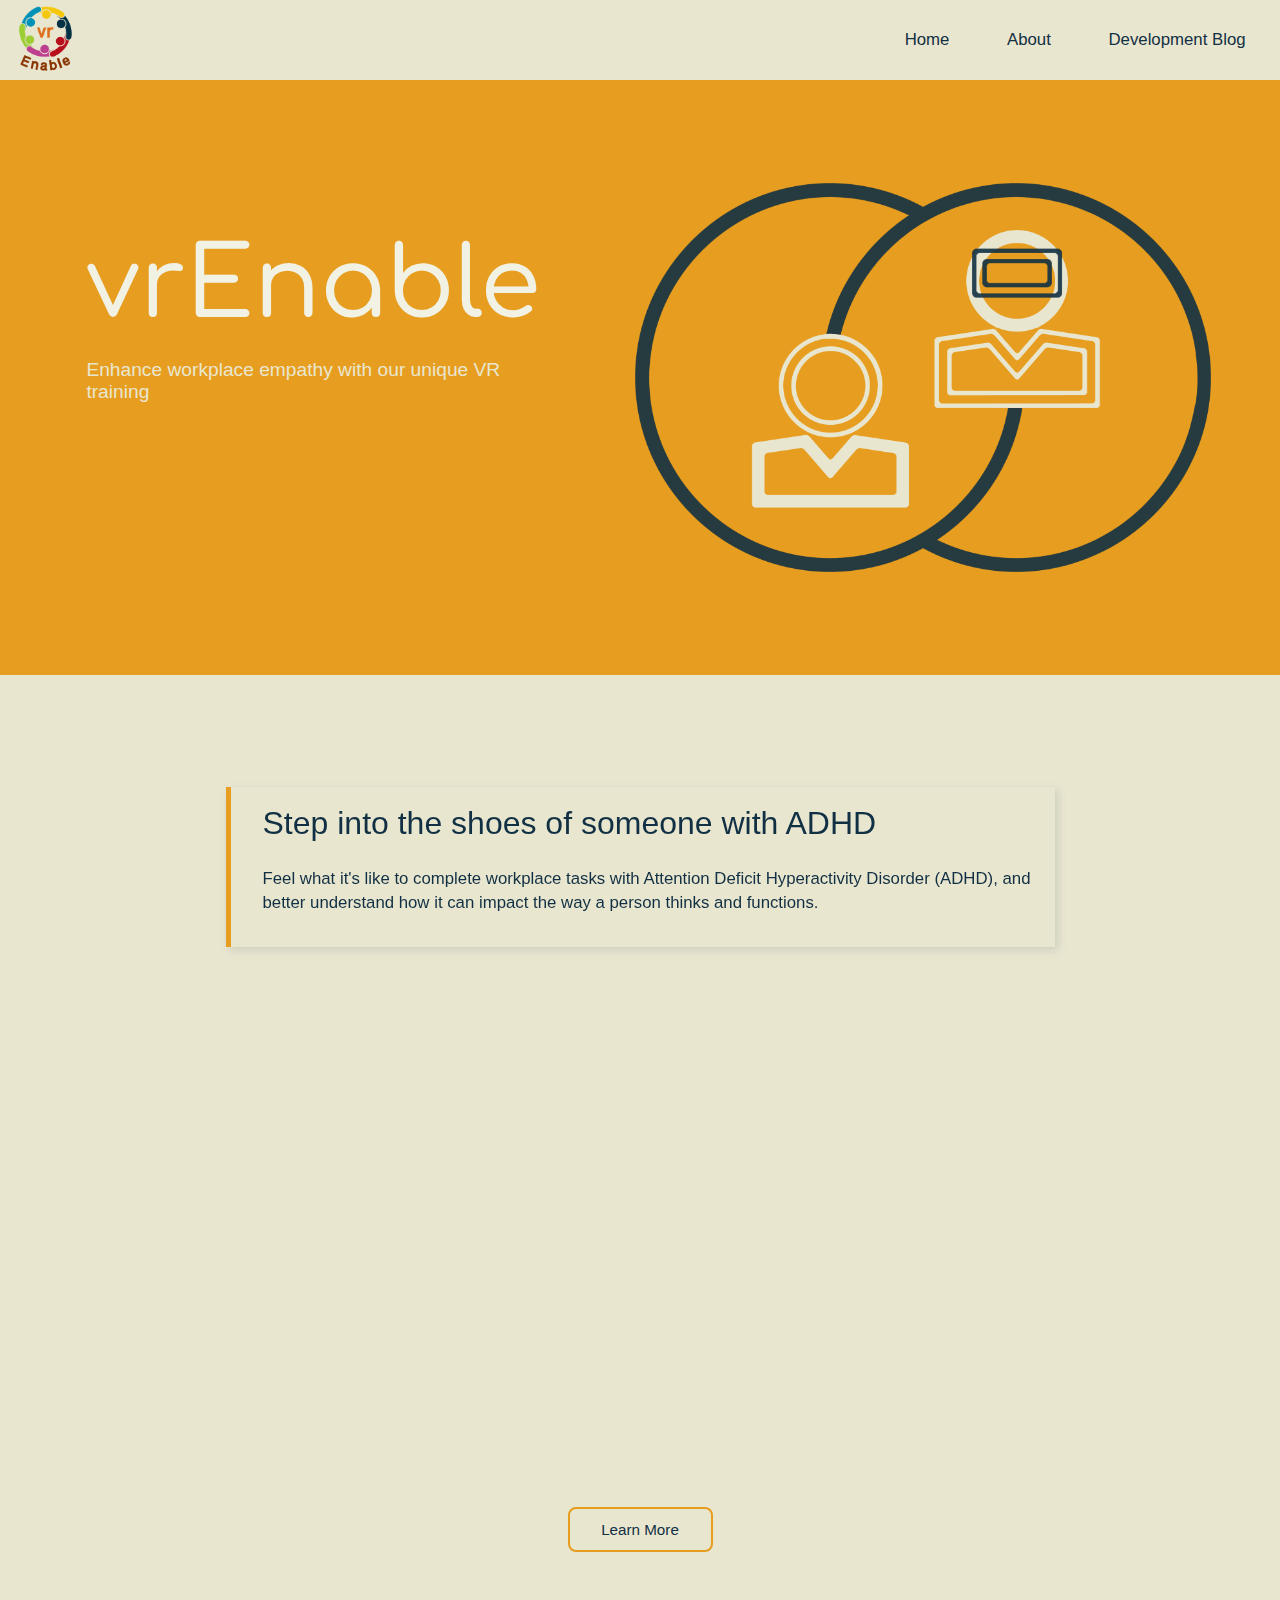
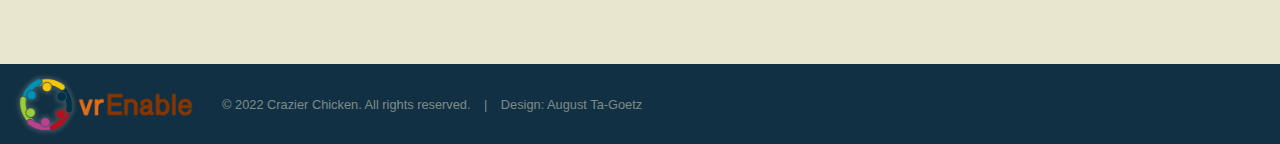
<file: index.html>
<html>
    <head>
        <title>vrEnable</title>
        <link rel="stylesheet" href="style.css">
        <link rel="stylesheet" href="https://fonts.googleapis.com/css2?family=Comfortaa:wght@500&display=swap">
    </head>
    <body>
        <div id="header">
            <a target href="index.html"><img src="images/logos/vrEnable_Logo.png" alt="" height="100%"></a>
            <div class="justify-content-end">
                <ul class="flex-row" style="display: flex; list-style: none;">
                    <li class="header-tab"><a target href="index.html">Home</a></li>
                    <li class="header-tab"><a target href="about.html">About</a></li>
                    <li class="header-tab"><a target href="devblog.html">Development Blog</a></li>
                </ul>
            </div>
        </div> <!-- /header -->

        <div id="content">
            <div id="section-1">
                <div>
                    <div id="title" style="font-size: 6.1rem!important;">
                        vrEnable
                    </div>
                    <div id="catch-line">
                        Enhance workplace empathy with our unique VR training
                    </div>
                </div>
                <img src="images/index-graphic.png" alt="" height="auto">
            </div>
            <div id="section-2">
                <div class="floating-box">
                    <div style="font-size: 2rem; margin-bottom: 1em;">Step into the shoes of someone with ADHD</div>
                    <div>Feel what it's like to complete workplace tasks with Attention Deficit Hyperactivity Disorder (ADHD), and better understand how it can impact the way a person thinks and functions.</div>
                </div>
                <!-- <div style="text-align: center; margin-top: 6rem; margin-bottom: 6rem;">Youtube trailer video here</div> -->
                <div style="margin: 4rem auto; width: 60%; height: 33.75vw;">
                    <iframe width="100%" height="100%" src="https://www.youtube.com/embed/dOHusIkNf1Y" title="YouTube video player" frameborder="0" allow="accelerometer; clipboard-write; encrypted-media; gyroscope; picture-in-picture; web-share" allowfullscreen></iframe>
                </div>
                <button onclick="window.location.href='about.html';">Learn More</button>
            </div>
        </div> <!-- /content -->

        <div id="footer">
            <a target href="index.html"><img src="images/logos/vrEnable_Logo_Wide_wDrop.png" alt="" height="100%"></a>
            <div id="copyright">&copy; 2022 Crazier Chicken. All rights reserved. &ensp; | &ensp; Design: August Ta-Goetz</div>
        </div> <!-- /footer -->
    </body>
</html>
</file>
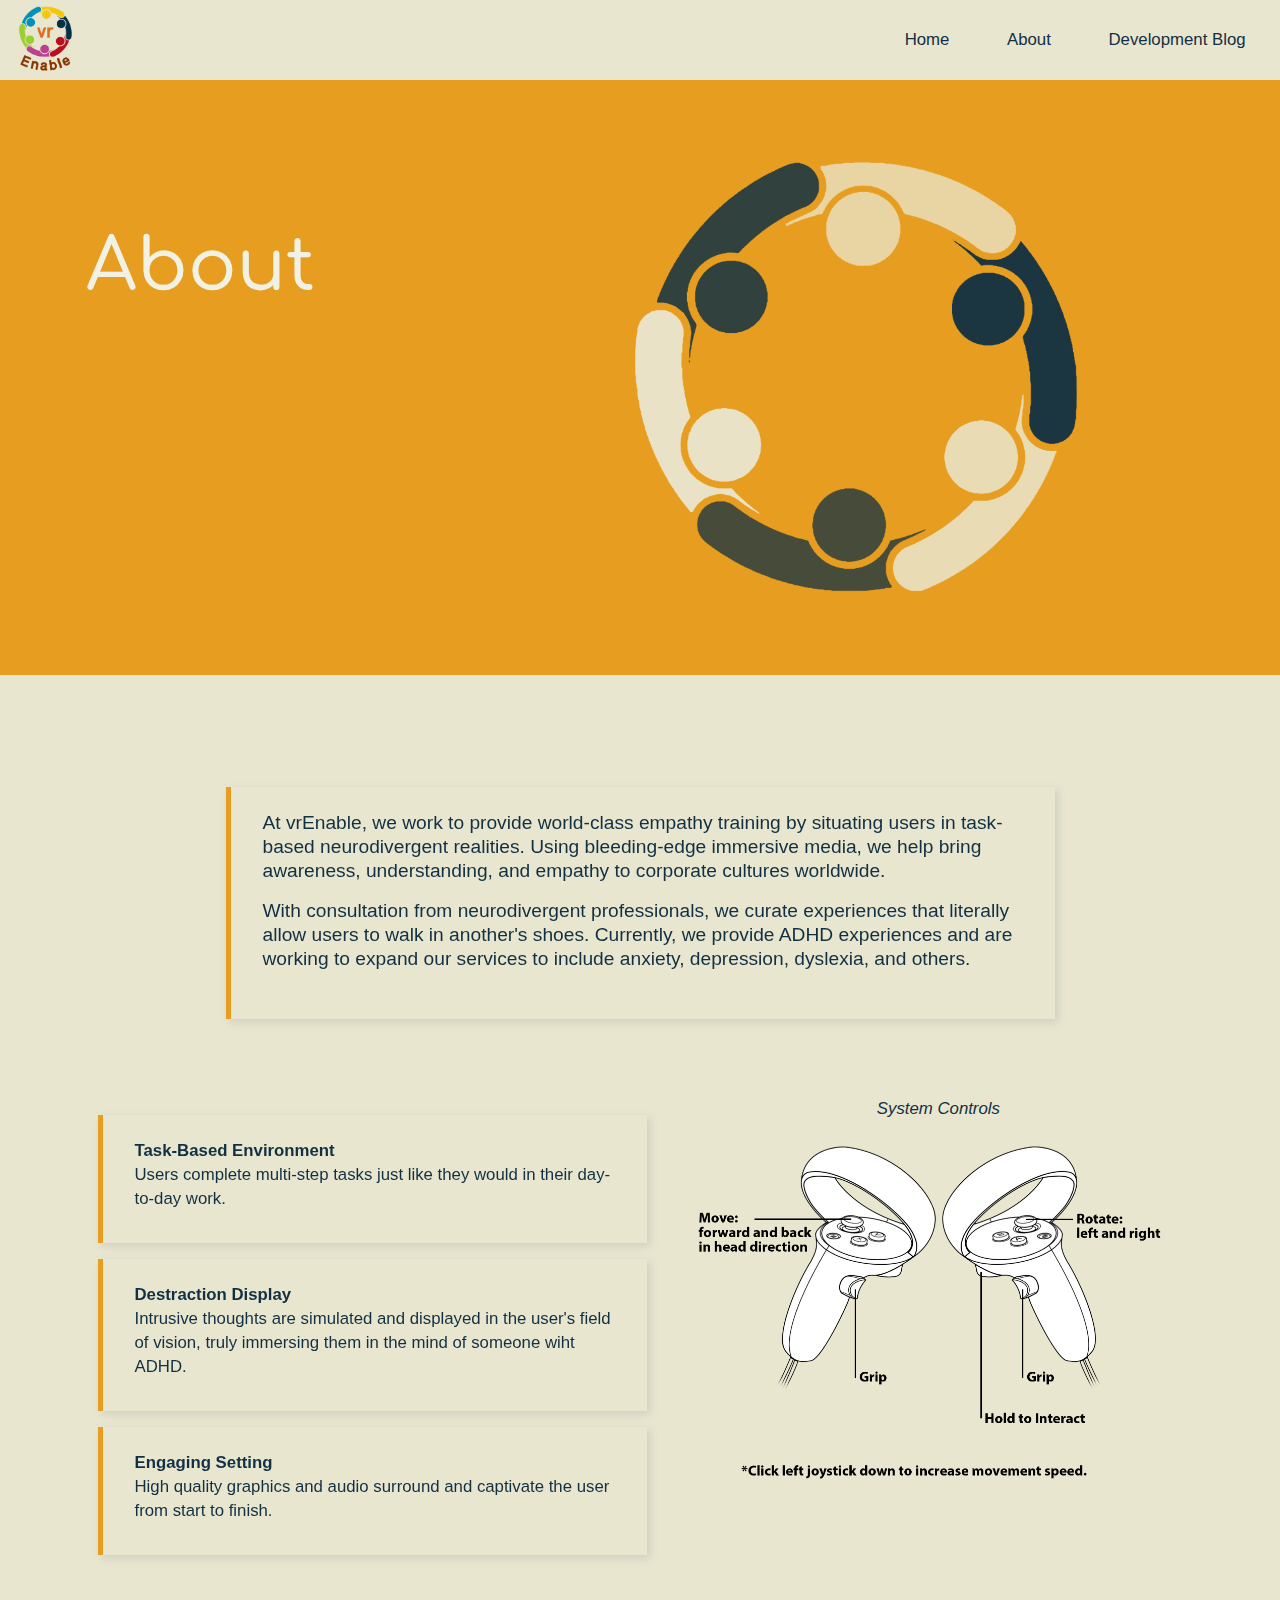
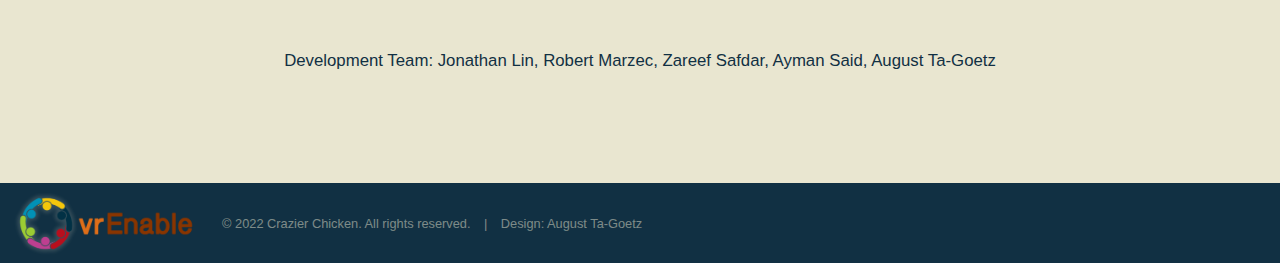
<file: about.html>
<html>
    <head>
        <title>vrEnable - About</title>
        <link rel="stylesheet" href="style.css">
        <link rel="stylesheet" href="https://fonts.googleapis.com/css2?family=Comfortaa:wght@500&display=swap">
    </head>
    <body>
        <div id="header">
            <a target href="index.html"><img src="images/logos/vrEnable_Logo.png" alt="" height="100%"></a>
            <div class="justify-content-end">
                <ul class="flex-row" style="display: flex; list-style: none;">
                    <li class="header-tab"><a target href="index.html">Home</a></li>
                    <li class="header-tab"><a target href="about.html">About</a></li>
                    <li class="header-tab"><a target href="devblog.html">Development Blog</a></li>
                </ul>
            </div>
        </div> <!-- /header -->

        <div id="content">
            <div id="section-1">
                <div>
                    <div id="title">
                        About
                    </div>
                    <!-- <div id="catch-line">
                        Enhance workplace empathy with our unique VR training
                    </div> -->
                </div>
                <img src="images/about-graphic.png" alt="" height="auto">
            </div>
            <div id="section-2">
                <div class="floating-box" style="font-size: 1.2rem;">
                    <div style="margin-bottom: 1rem;">At vrEnable, we work to provide world-class empathy training by situating users in task-based neurodivergent realities.  Using bleeding-edge immersive media, we help bring awareness, understanding, and empathy to corporate cultures worldwide.</div>
                    <div style="margin-bottom: 1rem;">With consultation from neurodivergent professionals, we curate experiences that literally allow users to walk in another's shoes.  Currently, we provide ADHD experiences and are working to expand our services to include anxiety, depression, dyslexia, and others.</div>
                </div>
                <div id="details">
                    <div class="features-list" style="width: 45%;">
                        <div class="floating-box">
                            <b>Task-Based Environment</b><br>
                            Users complete multi-step tasks just like they would in their day-to-day work.
                        </div>
                        <div class="floating-box">
                            <b>Destraction Display</b><br>
                            Intrusive thoughts are simulated and displayed in the user's field of vision, truly immersing them in the mind of someone wiht ADHD.
                        </div>
                        <div class="floating-box">
                            <b>Engaging Setting</b><br>
                            High quality graphics and audio surround and captivate the user from start to finish.
                        </div>
                    </div>
                    <div style="width: 45%; margin-left: 10%; text-align: center;">
                        <i>System Controls</i><br>
                        <img style="margin-top: 1.5rem;" src="images/vrEnable_Button_Mapping.png" alt="" width="100%">
                    </div>
                </div>
                <div style="text-align: center; margin-top: 5rem;" onclick="window.location.href='easteregg.html';">
                    Development Team: Jonathan Lin, Robert Marzec, Zareef Safdar, Ayman Said, August Ta-Goetz
                </div>
            </div>
        </div> <!-- /content -->

        <div id="footer">
            <a target href="index.html"><img src="images/logos/vrEnable_Logo_Wide_wDrop.png" alt="" height="100%"></a>
            <div id="copyright">&copy; 2022 Crazier Chicken. All rights reserved. &ensp; | &ensp; Design: August Ta-Goetz</div>
        </div> <!-- /footer -->
    </body>
</html>
</file>
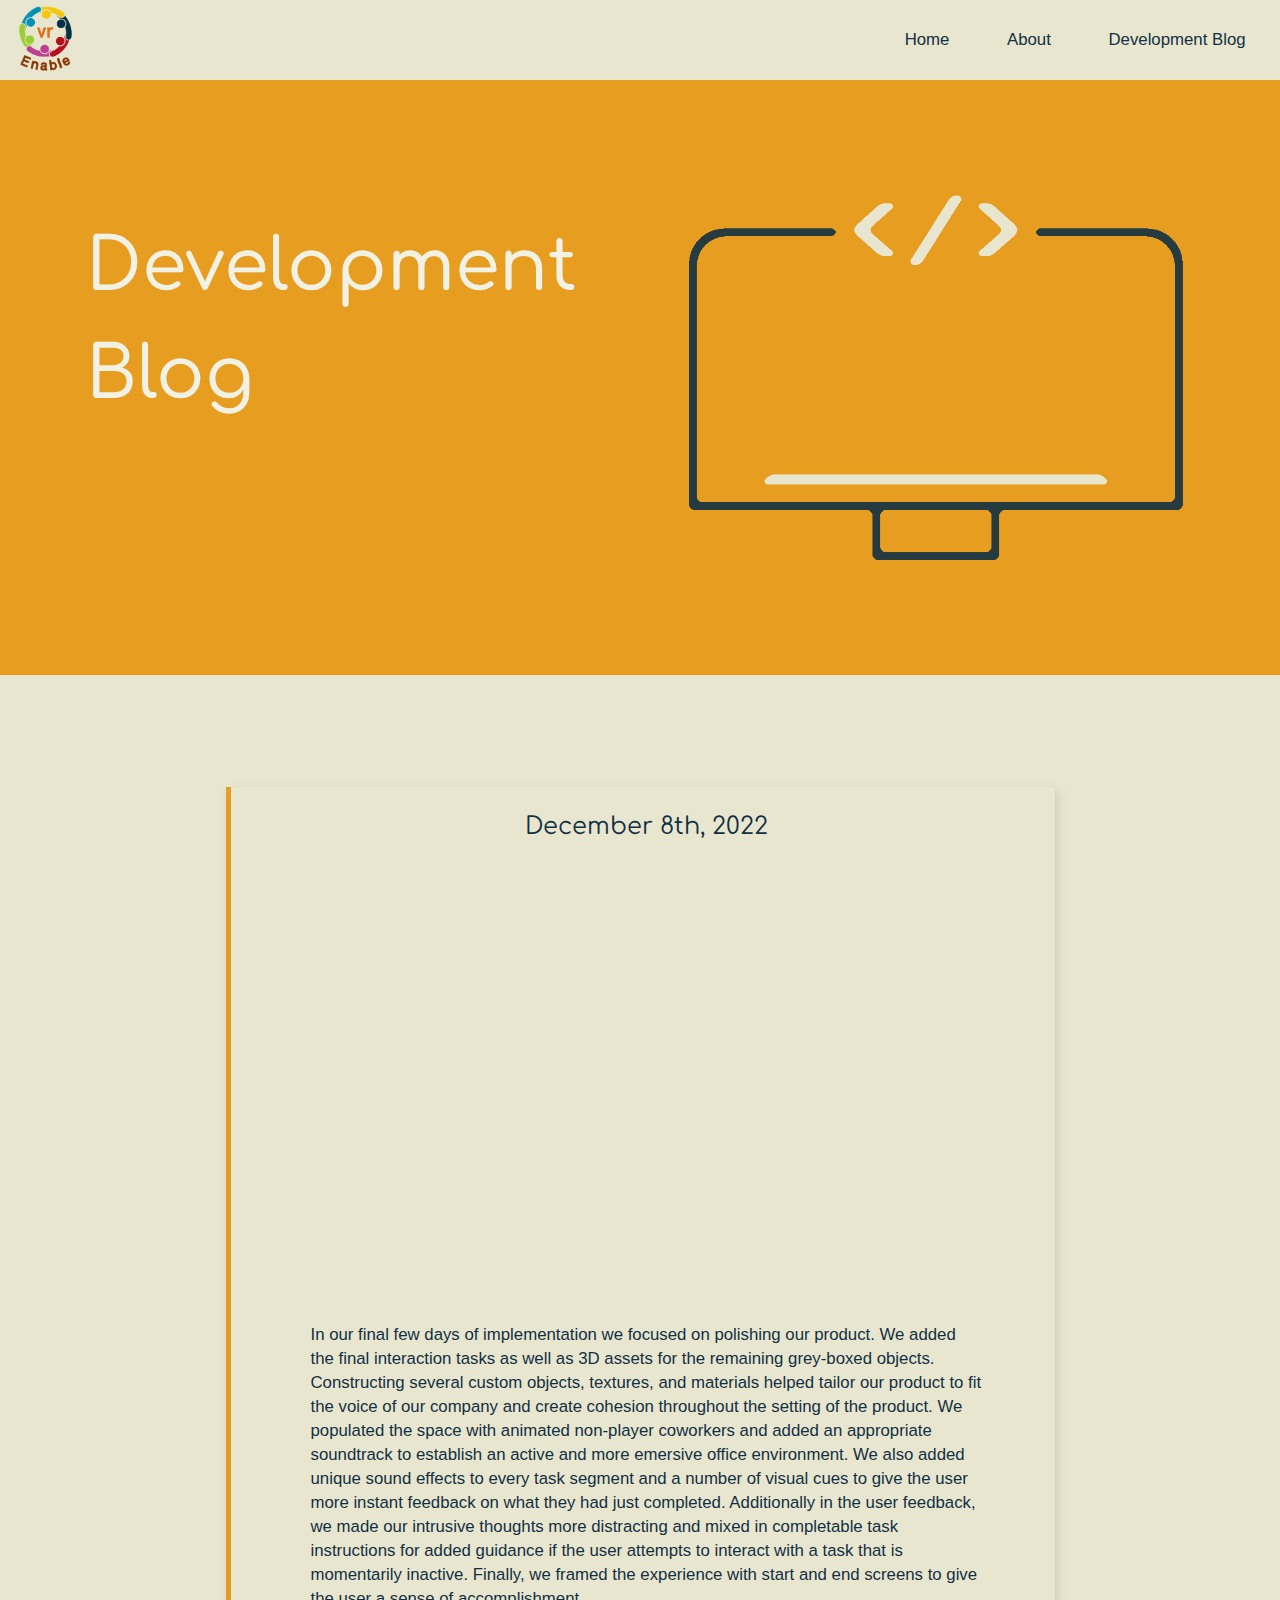
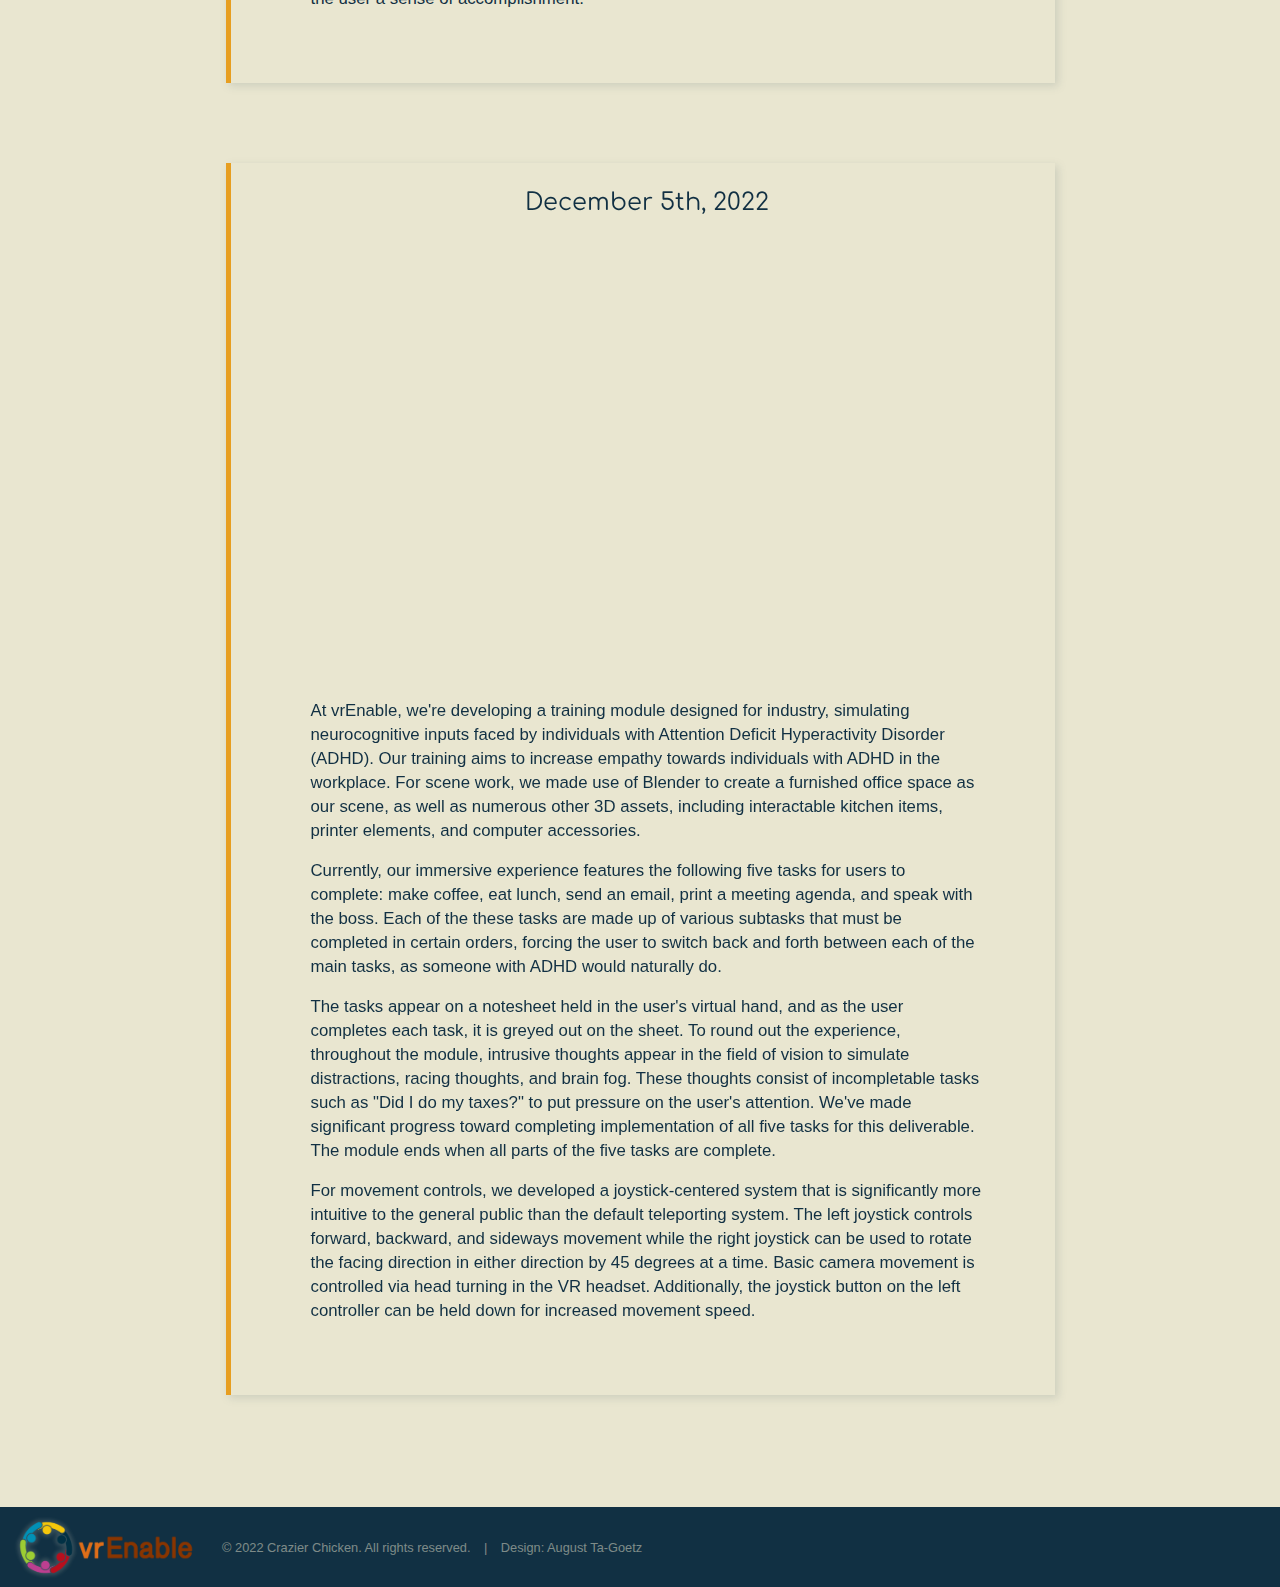
<file: devblog.html>
<html>
    <head>
        <title>vrEnable - Development Blog</title>
        <link rel="stylesheet" href="style.css">
        <link rel="stylesheet" href="https://fonts.googleapis.com/css2?family=Comfortaa:wght@500&display=swap">
    </head>
    <body>
        <div id="header">
            <a target href="index.html"><img src="images/logos/vrEnable_Logo.png" alt="" height="100%"></a>
            <div class="justify-content-end">
                <ul class="flex-row" style="display: flex; list-style: none;">
                    <li class="header-tab"><a target href="index.html">Home</a></li>
                    <li class="header-tab"><a target href="about.html">About</a></li>
                    <li class="header-tab"><a target href="devblog.html">Development Blog</a></li>
                </ul>
            </div>
        </div> <!-- /header -->

        <div id="content">
            <div id="section-1">
                <div>
                    <div id="title">
                        Development Blog
                    </div>
                    <!-- <div id="catch-line">
                        Enhance workplace empathy with our unique VR training
                    </div> -->
                </div>
                <img src="images/devblog-graphic.png" alt="" height="auto">
            </div>
            <div id="section-2"> <!-- reverse chronological -->
                <div class="entry floating-box" style="margin-top: 0!important;">
                    <div class="date">December 8th, 2022</div>
                    <iframe class="video" src="https://www.youtube.com/embed/G676XEbt8-s" title="YouTube video player" frameborder="0" allow="accelerometer; clipboard-write; encrypted-media; gyroscope; picture-in-picture; web-share" allowfullscreen></iframe>
                    <div class="description">In our final few days of implementation we focused on polishing our product.  We added the final interaction tasks as well as 3D assets for the remaining grey-boxed objects.  Constructing several custom objects, textures, and materials helped tailor our product to fit the voice of our company and create cohesion throughout the setting of the product.  We populated the space with animated non-player coworkers and added an appropriate soundtrack to establish an active and more emersive office environment.  We also added unique sound effects to every task segment and a number of visual cues to give the user more instant feedback on what they had just completed.  Additionally in the user feedback, we made our intrusive thoughts more distracting and mixed in completable task instructions for added guidance if the user attempts to interact with a task that is momentarily inactive.  Finally, we framed the experience with start and end screens to give the user a sense of accomplishment.</div>
                </div>
                <div class="entry floating-box">
                    <div class="date">December 5th, 2022</div>
                    <iframe class="video" src="https://www.youtube.com/embed/x3cbPt-XDeo" title="YouTube video player" frameborder="0" allow="accelerometer; clipboard-write; encrypted-media; gyroscope; picture-in-picture; web-share" allowfullscreen></iframe>
                    <div class="description">
                        <div>At vrEnable, we're developing a training module designed for industry, simulating neurocognitive inputs faced by individuals with Attention Deficit Hyperactivity Disorder (ADHD).  Our training aims to increase empathy towards individuals with ADHD in the workplace.  For scene work, we made use of Blender to create a furnished office space as our scene, as well as numerous other 3D assets, including interactable kitchen items, printer elements, and computer accessories.</div>
                        <div>Currently, our immersive experience features the following five tasks for users to complete: make coffee, eat lunch, send an email, print a meeting agenda, and speak with the boss.  Each of the these tasks are made up of various subtasks that must be completed in certain orders, forcing the user to switch back and forth between each of the main tasks, as someone with ADHD would naturally do.</div>
                        <div>The tasks appear on a notesheet held in the user's virtual hand, and as the user completes each task, it is greyed out on the sheet.  To round out the experience, throughout the module, intrusive thoughts appear in the field of vision to simulate distractions, racing thoughts, and brain fog.  These thoughts consist of incompletable tasks such as "Did I do my taxes?" to put pressure on the user's attention.  We've made significant progress toward completing implementation of all five tasks for this deliverable.  The module ends when all parts of the five tasks are complete.</div>
                        <div>For movement controls, we developed a joystick-centered system that is significantly more intuitive to the general public than the default teleporting system.  The left joystick controls forward, backward, and sideways movement while the right joystick can be used to rotate the facing direction in either direction by 45 degrees at a time.  Basic camera movement is controlled via head turning in the VR headset.  Additionally, the joystick button on the left controller can be held down for increased movement speed.</div>
                    </div>
                </div>
            </div>
        </div> <!-- /content -->

        <div id="footer">
            <a target href="index.html"><img src="images/logos/vrEnable_Logo_Wide_wDrop.png" alt="" height="100%"></a>
            <div id="copyright">&copy; 2022 Crazier Chicken. All rights reserved. &ensp; | &ensp; Design: August Ta-Goetz</div>
        </div> <!-- /footer -->
    </body>
</html>
</file>
<file: style.css>
body {
    margin: 0;
    color: #E9E6D0; /* for text */
    background-color: #113043;
    font-family: -apple-system,BlinkMacSystemFont,"Segoe UI","Roboto","Helvetica Neue",Arial,"Noto Sans",sans-serif,"Apple Color Emoji","Segoe UI Emoji","Segoe UI Symbol","Noto Color Emoji";
    font-size: 1.05rem;
}
button {
    font-size: 0.95rem;
    border-radius: 0.5rem;
    border-width: 2px!important;
    height: 45px;
    width: 145px;
}
b {
    font-weight: 600;
}

#header {
    height: 4.3rem;
    padding: 0.35rem;
    padding-left: 0.675rem;
    background-color: #E9E6D0;

    display: flex;
    align-items: center;
    justify-content: space-between;
}
.header-tab {
    padding: 1.8rem;
}
.header-tab > a {
    text-decoration: none;
    color: #113043;
}

/* #content */
#section-1 {
    background-color: #E79E20;
    height: 37.2rem;
    min-height: 37.2rem;
    display: flex;
    justify-content: space-between;
}
    #section-1 > div {
        padding-left: 5.4rem;
        padding-top: 8.3rem;
        display: block;
    }
        #title {
            color: #F1F1E4;
            font-family: "Comfortaa";
            font-size: 4.5rem;
            font-weight: 500;
            line-height: 1.5;
        }
        #catch-line {
            font-size: 1.2rem;
            font-weight: 400;
        }
    #section-1 > img {
        padding: 4.2rem;
        width: 42.5rem;
        max-width: calc(100vw - 700px);
        object-fit: contain;
    }
#section-2 {
    background-color: #E9E6D0;
    color: #113043;
    padding-top: 7rem;
    padding-bottom: 7rem;
}
   #section-2 button {
        background-color: #E9E6D0;
        color: #113043;
        border: solid #E79E20;
        margin-left: calc(50% - 145px / 2);
    }
    #details {
        display: flex;
        width: calc(80% + 3.5rem + 5px);
        margin: 5rem auto 0 auto;
    }
    /* devblog entries */
    .entry {
        margin-top: 5rem!important;
    }
    .video {
        width: 100%;
        height: calc(60vw * 9 / 16);
    }
    .date {
        text-align: center;
        font-size: 1.5rem;
        line-height: 2rem;
        font-family: "Comfortaa";
    }
    .description {
        margin: 2rem 3rem 2.5rem 3rem;
    }

#footer {
    display: flex;
    height: 4.3rem;
    padding: 0.35rem;
    padding-left: 0.675rem;
}
    #copyright {
        color: #E9E6D080;
        align-self: center;
        padding-left: 1.3rem;
        font-size: 0.8rem;
    }


.floating-box{
    width: 60%;
    margin: auto;
    padding: 1.5rem 1.5rem 2rem 2rem;
    border-left: 5px solid #E79E20;
    background-color: #E9E6D0;
    filter: drop-shadow(0.2rem 0.2rem 0.25rem #11304320);
    line-height: 1.5rem;
}
.features-list > .floating-box {
    width: 100%;
    margin: 1rem 0;
}
.floating-box > .date, .floating-box > .description > div {
    margin-bottom: 1rem;
}

.justify-content-end {
    -ms-flex-pack: end;
    justify-content: flex-end;
}
.flex-row {
    -ms-flex-direction: row;
    flex-direction: row;
}
</file>
